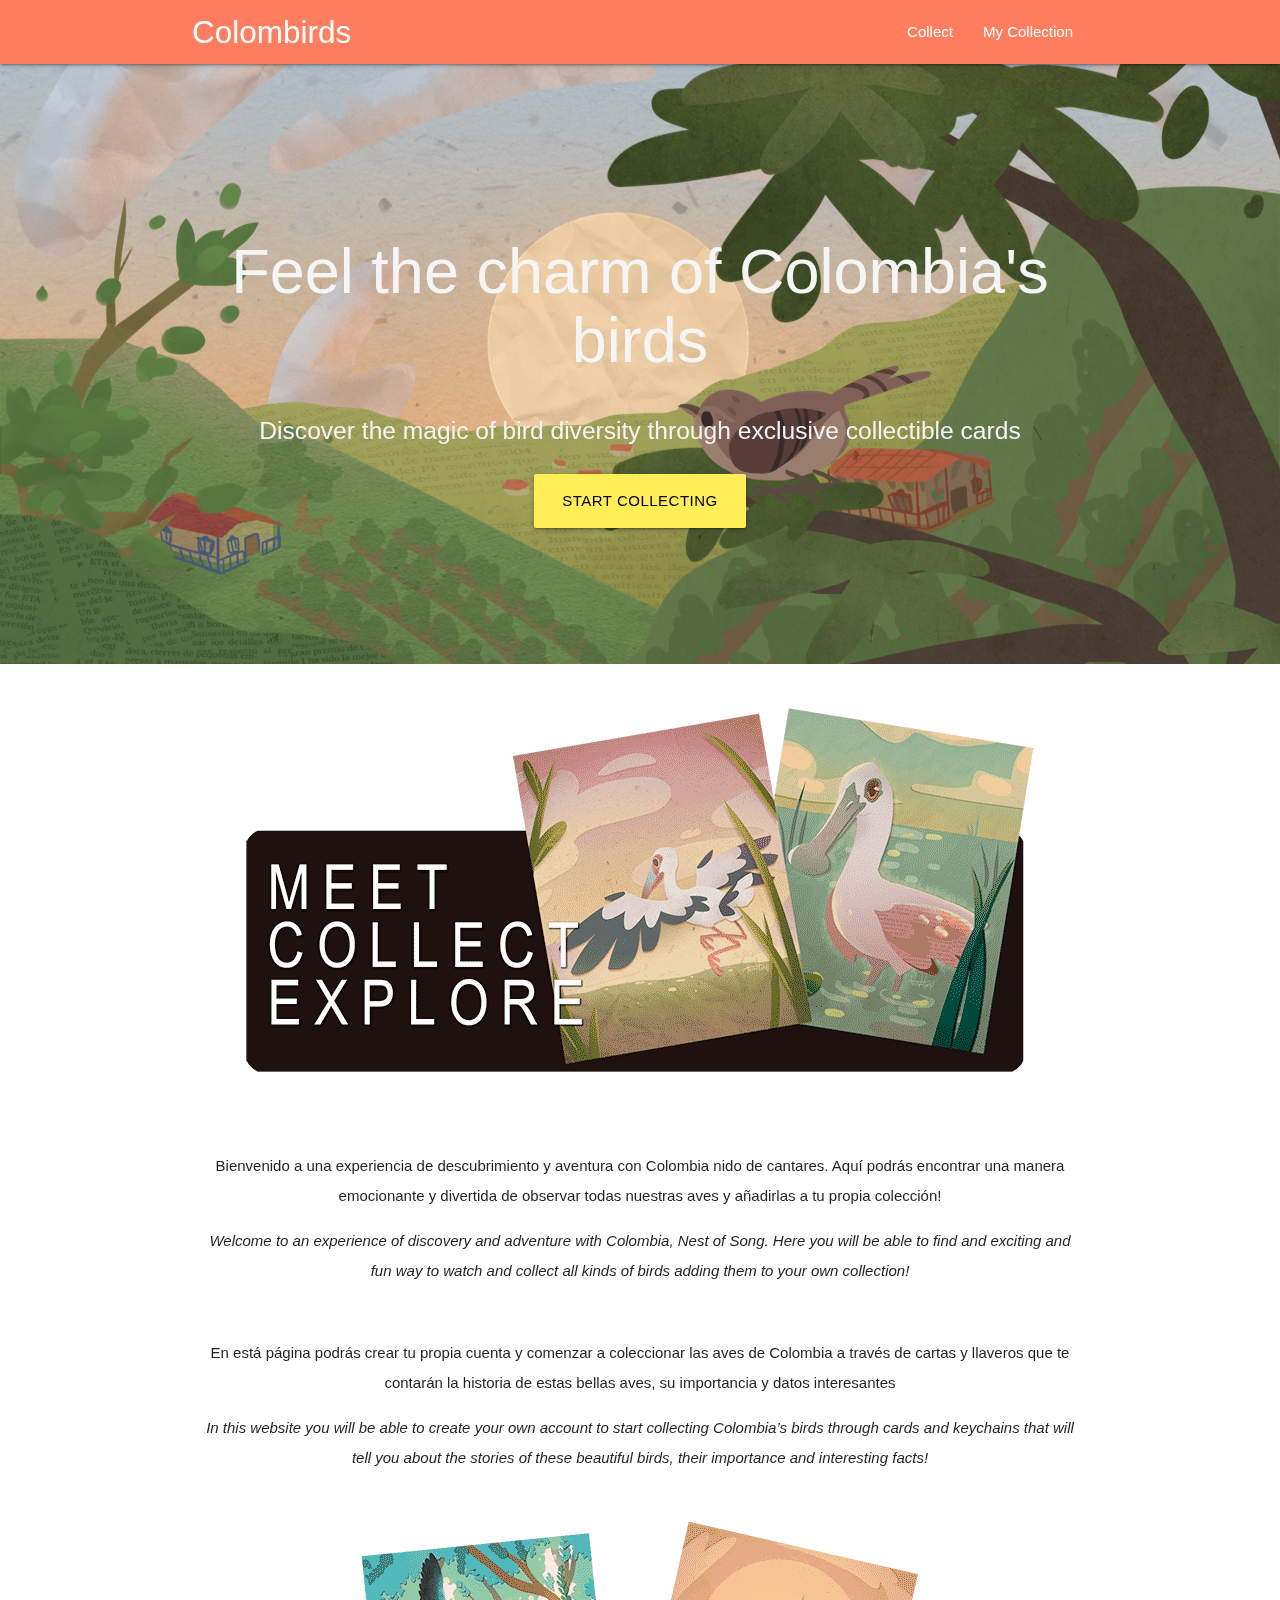
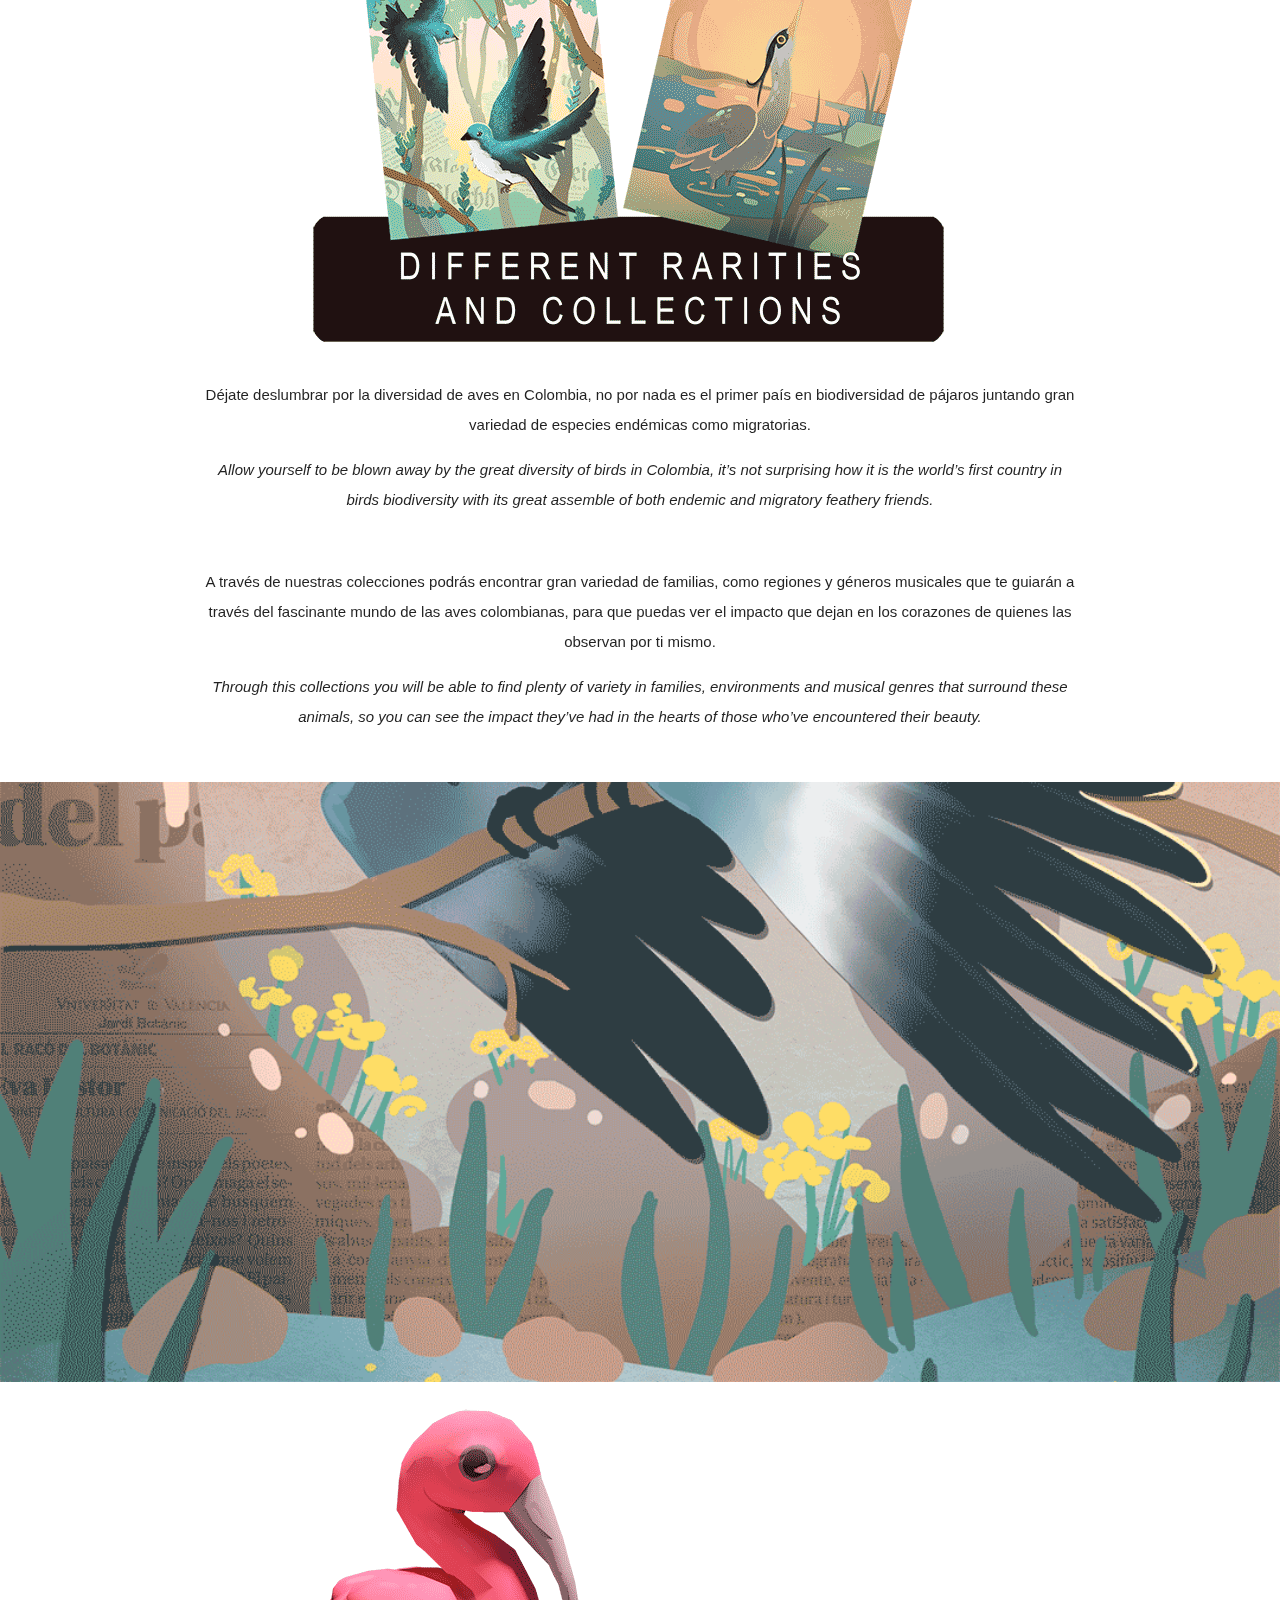
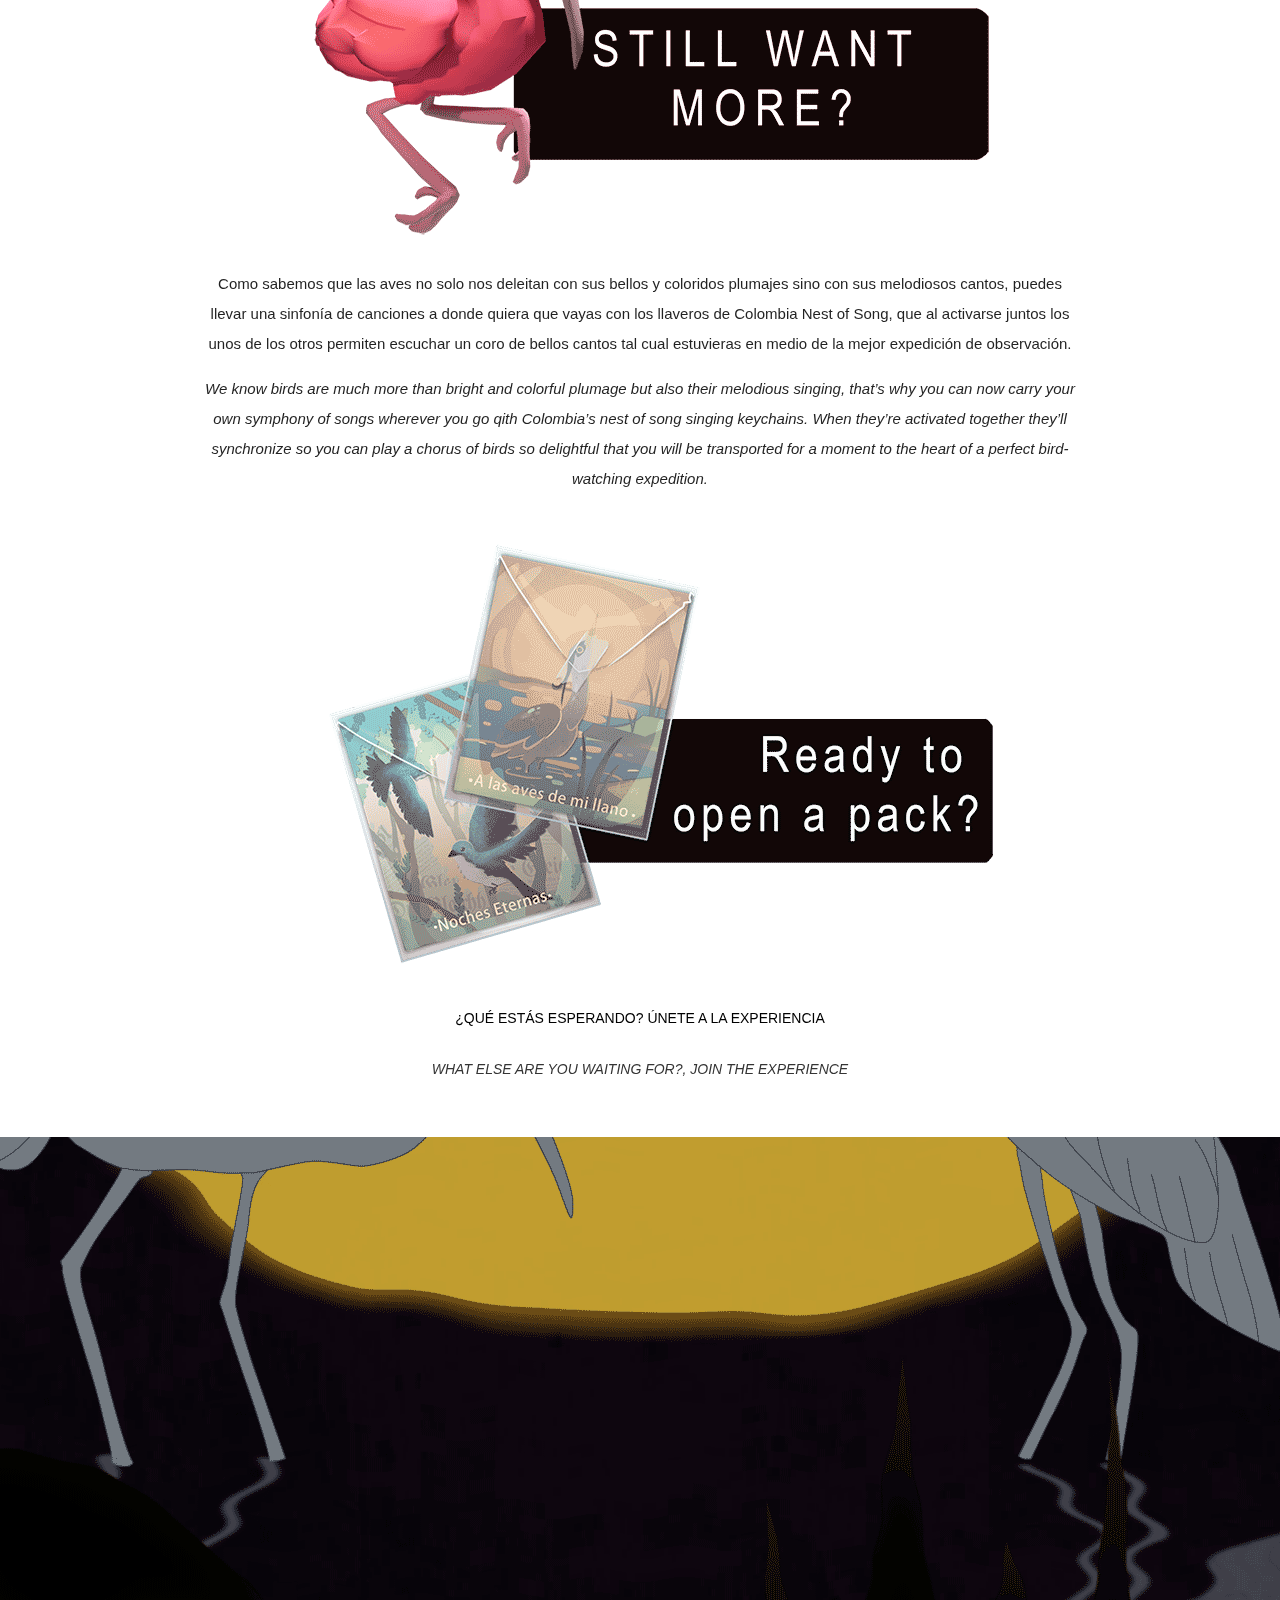
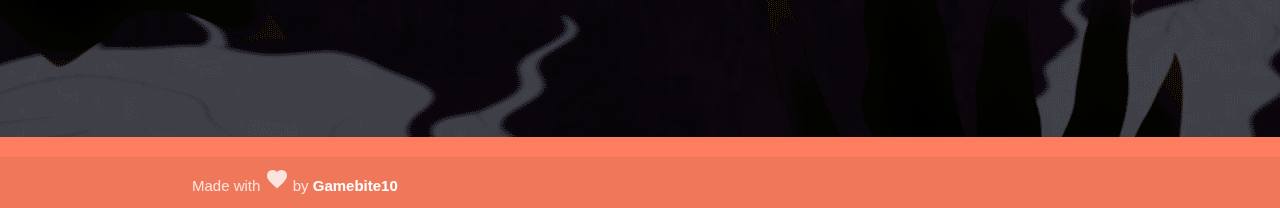
<file: index.html>
<!DOCTYPE html>
<html lang="en">
<head>
  <!-- http-equiv is equivalent to name attribute -->
  <meta http-equiv="Content-Type" content="text/html; charset=UTF-8"/>
  <meta name="description" content="Discover the richest bird biodiversity in Colombia">
  <meta name="author" content="Jose Villalobos, www.gamebite10.com">
  <meta name="viewport" content="width=device-width, initial-scale=1"/>
  <title>Colombirds</title>

  <!-- CSS  -->
  <link href="https://fonts.googleapis.com/icon?family=Material+Icons" rel="stylesheet">
  <link href="css/materialize.css" type="text/css" rel="stylesheet" media="screen,projection"/>
 <!--  <link href="css/style.css" type="text/css" rel="stylesheet" media="screen,projection"/> -->
 <link href="css/style.css" type="text/css" rel="stylesheet"/>
</head>
<body>
  <div class="navbar-fixed">    
    <nav class="primary-color" role="navigation">
      <div class="nav-wrapper container">
        <a id="logo-container" href="/colombirds.com/" class="brand-logo white-text">Colombirds</a>
        <!-- Hides on tablets and below -->
        <ul class="right hide-on-med-and-down">
          <li><a href="/colombirds.com/collect/" class="white-text">Collect</a></li>
          <li><a href="/colombirds.com/mycollection/" class="white-text">My Collection</a></li>
        </ul>

        <ul id="nav-mobile" class="sidenav">
          <li><a href="/colombirds.com/collect/">Collect</a></li>
          <li><a href="/colombirds.com/mycollection/">My Collection</a></li>
        </ul>
        <a href="#" data-target="nav-mobile" class="sidenav-trigger"><i class="material-icons white-text">menu</i></a>
      </div>
    </nav>
  </div>
  

  <div id="index-banner" class="parallax-container valign-wrapper">
    <div class="section no-pad-bot">
      <div class="container">
        <br><br>
        <h1 class="header center grey-text text-lighten-4">Feel the charm of Colombia's birds</h1>
        <div class="row center">
          <h5 class="header col s12 grey-text text-lighten-4">Discover the magic of bird diversity through exclusive collectible cards</h5>
        </div>
        <div class="row center">
          <a href="./collect/" id="download-button" class="btn-large waves-effect waves-light yellow lighten-1"><span class="black-text">Start Collecting</span></a>
        </div>
        <br><br>
      </div>
    </div>

    <!-- Note: I have modified the source code of the materialize.js file for modify the speed of the parallax with the css class layer-n -->
    <div class="parallax layer-1"><img src="./img/parallax1/1.png" alt="Unsplashed background img 1"></div>
    <div class="parallax layer-2"><img src="./img/parallax1/2.png" alt="Unsplashed background img 1"></div>
    <div class="parallax layer-4"><img src="./img/parallax1/3.png" alt="Unsplashed background img 1"></div>
    <div class="parallax layer-4"><img src="./img/parallax1/4.png" alt="Unsplashed background img 1"></div>
    <div class="parallax layer-4"><img src="./img/parallax1/5.png" alt="Unsplashed background img 1"></div>
    <div class="parallax layer-6"><img src="./img/parallax1/6.png" alt="Unsplashed background img 1"></div>
  </div>
  


  <div class="container">
    <div class="section">

      <!--   Icon Section   -->
      <div class="row">
        <div class="col s12">
          <div class="center">
            <img src="./img/banner1.gif">
          </div>

          <p class="bold center">Bienvenido a una experiencia de descubrimiento y aventura con Colombia nido de cantares. Aquí podrás encontrar una manera emocionante y divertida de observar todas nuestras aves y añadirlas a tu propia colección!</p>

          <p class="light center"><i>Welcome to an experience of discovery and adventure with Colombia, Nest of Song. Here you will be able to find and exciting and fun way to watch and collect all kinds of birds adding them to your own collection!</i></p>

          <br>
          
          <p class="bold center">En está página podrás crear tu propia cuenta y comenzar a coleccionar las aves de Colombia a través de cartas y llaveros que te contarán la historia de estas bellas aves, su importancia y datos interesantes</p>

          <p class="light center"><i>In this website you will be able to create your own account to start collecting Colombia’s birds through cards and keychains that will tell you about the stories of these beautiful birds, their importance and interesting facts!
          </i></p>

        </div>
      </div> 
        

      <div class="row">
        <div class="col s12">
          <div class="center">
            <img src="./img/banner2.gif">
          </div>

          <p class="bold center">Déjate deslumbrar por la diversidad de aves en Colombia, no por nada es el primer país en biodiversidad de pájaros juntando gran variedad de especies endémicas como migratorias. </p>

          <p class="light center"><i>Allow yourself to be blown away by the great diversity of birds in Colombia, it’s not surprising how it is the world’s first country in birds biodiversity with its great assemble of both endemic and migratory feathery friends.</i></p>

          <br>
          
          <p class="bold center">A través de nuestras colecciones podrás encontrar gran variedad de familias, como regiones y géneros musicales que te guiarán a través del fascinante mundo de las aves colombianas, para que puedas ver el impacto que dejan en los corazones de quienes las observan por ti mismo.</p>

          <p class="light center"><i>Through this collections you will be able to find plenty of variety in families, environments and musical genres that surround these animals, so you can see the impact they’ve had in the hearts of those who’ve encountered their beauty.
          </i></p>

        </div>
      </div>

    </div>
  </div>


  <div class="parallax-container valign-wrapper">
    <div class="section no-pad-bot">
    </div>
    <div class="parallax"><img src="./img/parallax_bg_2.gif" alt="Unsplashed background img 2"></div>
  </div>

  <div class="container">
    <div class="section">

      <div class="row">
        <div class="col s12">
          <div class="center">
            <img src="./img/banner3.gif">
          </div>

          <p class="bold center">Como sabemos que las aves no solo nos deleitan con sus bellos y coloridos plumajes sino con sus melodiosos cantos, puedes llevar una sinfonía de canciones a donde quiera que vayas con los llaveros de Colombia Nest of Song, que al activarse juntos los unos de los otros permiten escuchar un coro de bellos cantos tal cual estuvieras en medio de la mejor expedición de observación.</p>

          <p class="light center"><i>We know birds are much more than bright and colorful plumage but also their melodious singing, that’s why you can now carry your own symphony of songs wherever you go qith Colombia’s nest of song singing keychains. When they’re activated together they’ll synchronize so you can play a chorus of birds so delightful that you will be transported for a moment to the heart of a perfect bird-watching expedition.</i></p>
        </div>
      </div>

      <div class="row">
        <div class="col s12">
          <div class="center">
            <img src="./img/banner4.gif">
          </div>

          <p class="bold center"><a class="waves-effect btn-flat" href="./collect/"><span class="black-text">¿Qué estás esperando? únete a la experiencia</span></a></p>

          <p class="bold center"><i><a class="waves-effect btn-flat" href="./collect/">What else are you waiting for?, join the experience</a></i></p>
        </div>
      </div>

    </div>
  </div>


  <div class="parallax-container valign-wrapper">
    <div class="section no-pad-bot">
    </div>
    <div class="parallax"><img src="./img/parallax_bg_3.gif" alt="Unsplashed background img 3"></div>
  </div>

  <footer class="page-footer primary-color">    
    <div class="footer-copyright">
      <div class="container">
      Made with <i class="material-icons">favorite</i> by <a class="white-text" href="http://gamebite10.com" target="_blank"><b>Gamebite10</b></a>
      </div>
    </div>
  </footer>


  <!--  Scripts-->
  <script src="https://code.jquery.com/jquery-2.1.1.min.js"></script>  
  <script src="./js/materialize.js"></script>
  <!-- <script src="./js/parallax.min.js"></script> -->
  <script src="./js/init.js"></script>

  </body>
</html>
</file>
<file: css/style.css>
/* Custom Stylesheet */
/**
 * Use this file to override Materialize files so you can update
 * the core Materialize files in the future
 *
 * Made By MaterializeCSS.com
 */

.primary-color {
  background-color: #FF7E5F;
}

nav ul a,
nav .brand-logo {
  color: #444;
}

p {
  line-height: 2rem;
}

/* This is required for solve a bug with the sidenav bar https://github.com/Dogfalo/materialize/issues/4046*/
/*
https://desarrolloweb.com/articulos/declaracion-important-css.html
TODO: Study CSS W3 Specification https://www.w3.org/TR/2011/REC-CSS2-20110607/cascade.html#cascade
https://stackoverflow.com/questions/9459062/in-which-order-do-css-stylesheets-override

CSS no sobreescribe basado en el orden en el que se importan sino en algo que se llama la especifidad (specifity)
del selector, la siguiente linea era necesaria cambiarla para solucionar el bug mensionado arriba, 
sin embargo debido a que nuestro selector tenia menos especificidad que el definido por normalize.css
nos toco recurrir al !important que lo que hace es que ignora la especifidad y deja como como valor el del ultimo 
!important que encuentre
*/
.navbar-fixed { z-index: 9999 !important; }


.sidenav-trigger {
  color: #26a69a;
}

.parallax-container {
  min-height: 380px;
  line-height: 0;
  /*height: auto;*/
  color: rgba(255,255,255,.9);
  height: 600px;
}
  .parallax-container .section {
    width: 100%;
  }

@media only screen and (max-width : 992px) {
  .parallax-container .section {
    position: absolute;
    top: 40%;
  }
  #index-banner .section {
    top: 10%;
  }
}

@media only screen and (max-width : 600px) {
  #index-banner .section {
    top: 0;
  }
}

.icon-block {
  padding: 0 15px;
}
.icon-block .material-icons {
  font-size: inherit;
}

footer.page-footer {
  margin: 0;
}
</file>
